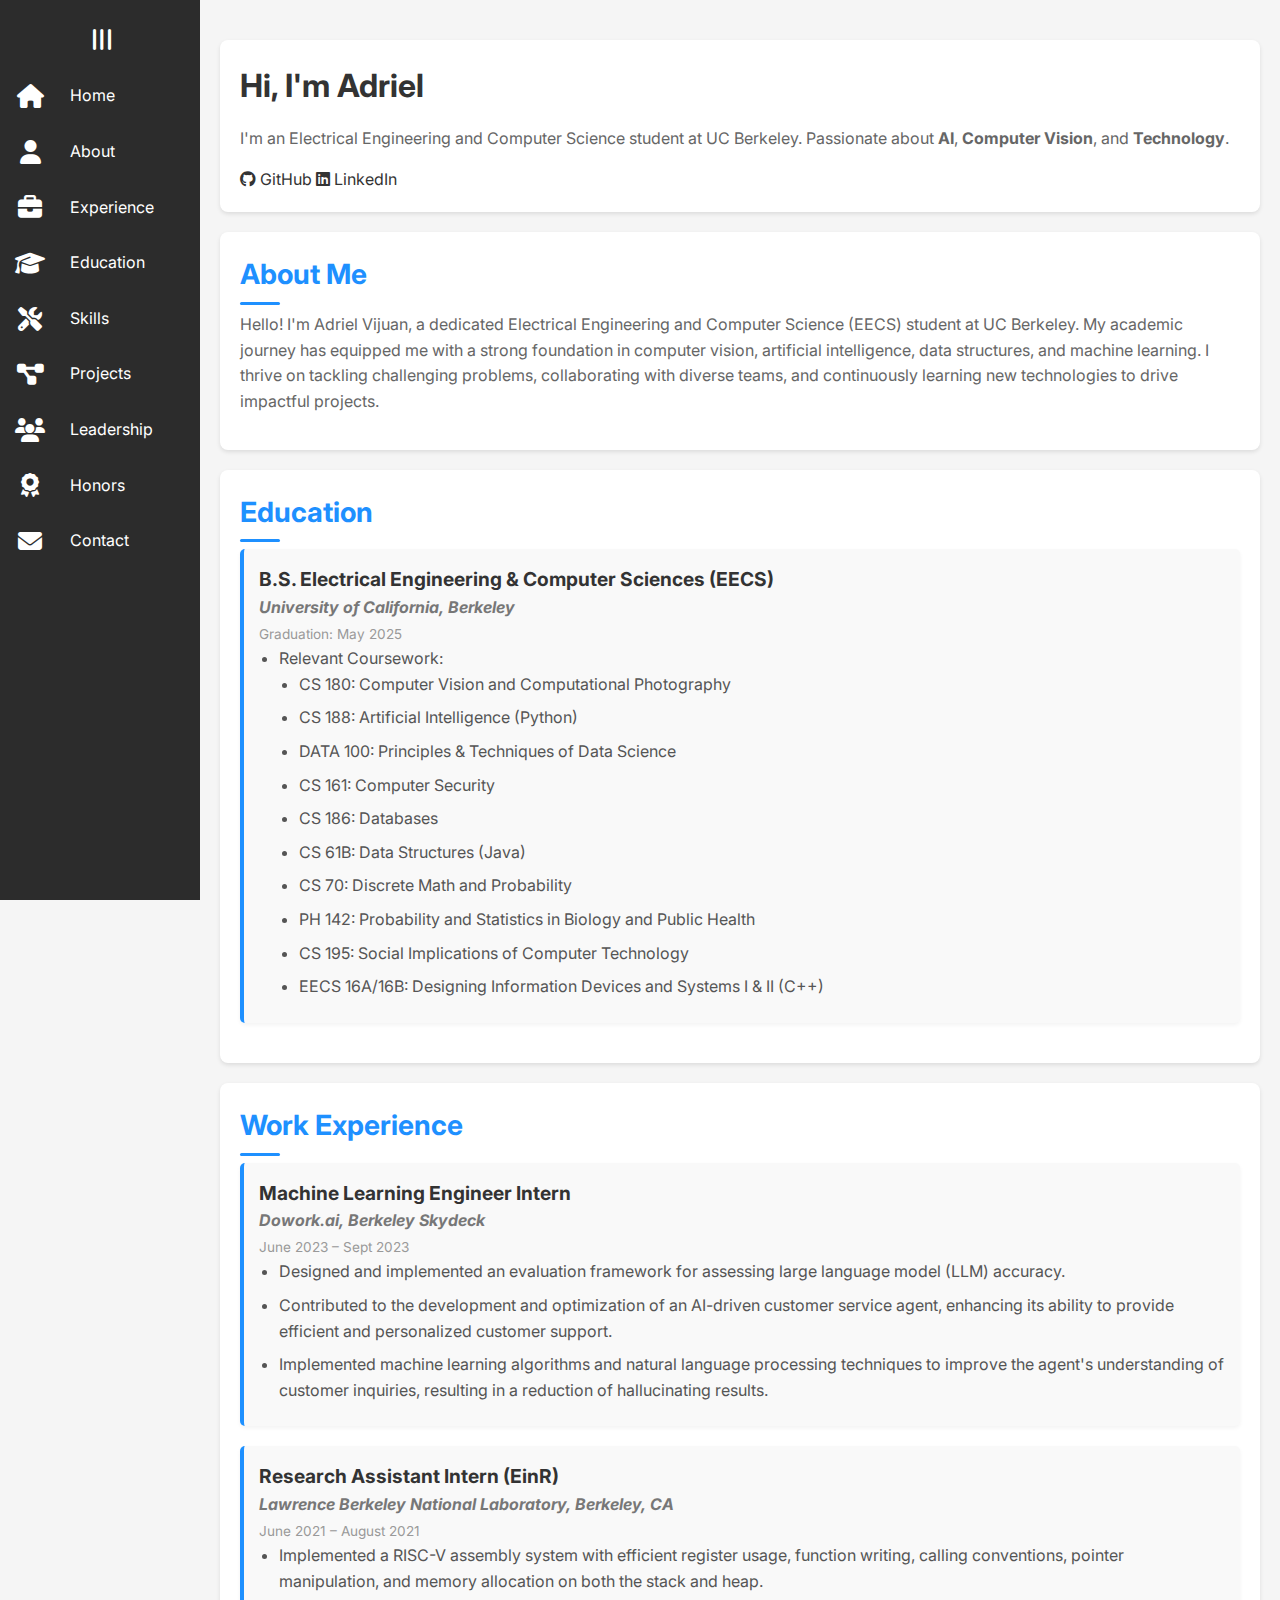
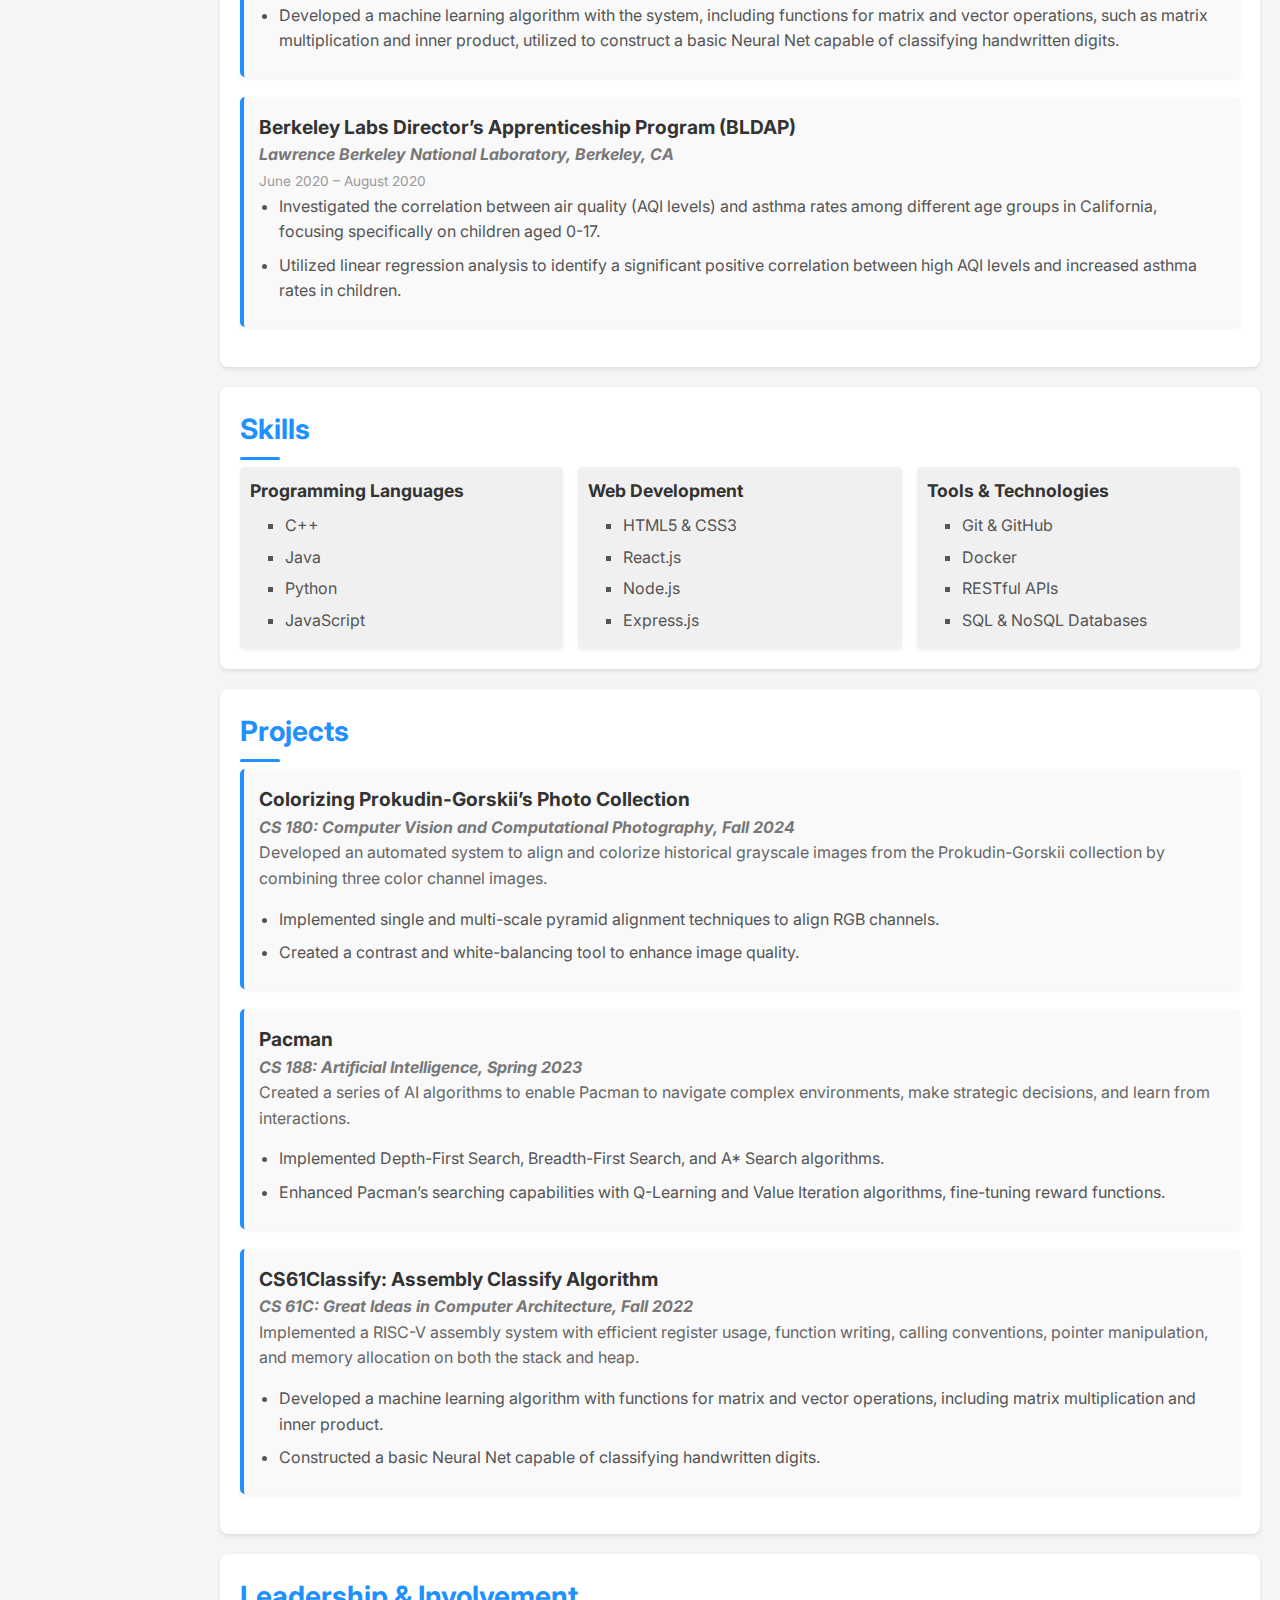
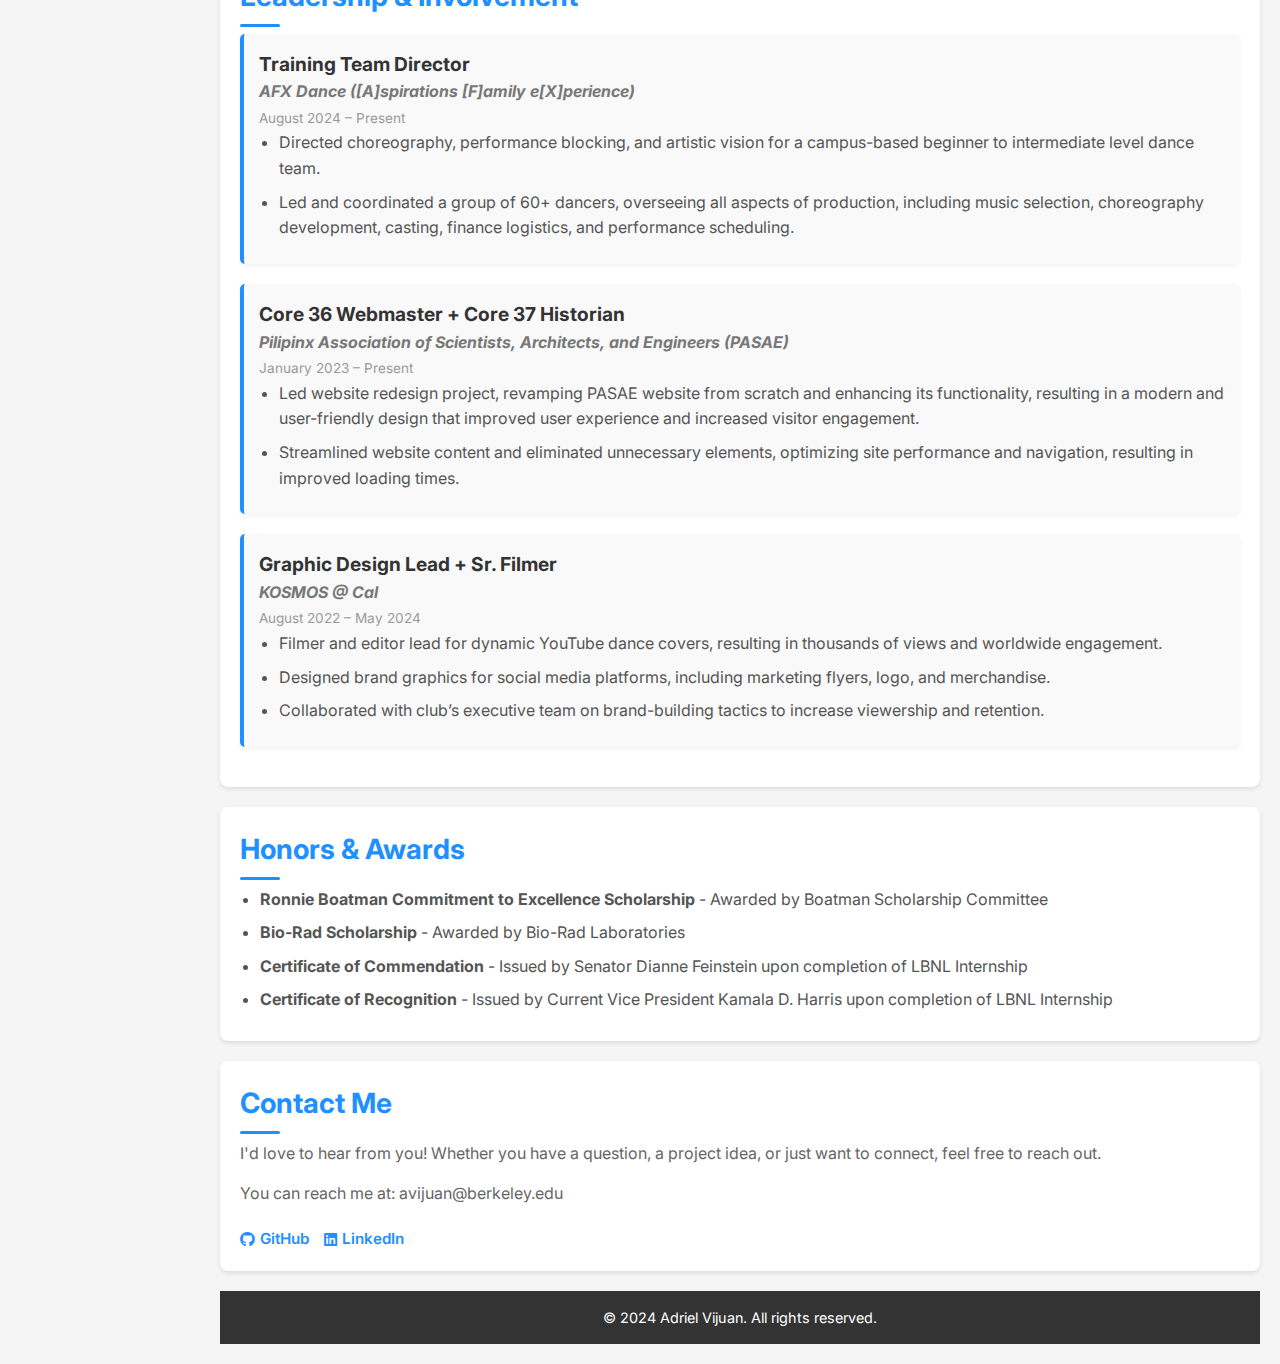
<file: index.html>
<!DOCTYPE html>
<html lang="en">
<head>
    <!-- Meta Tags for SEO and Responsiveness -->
    <meta charset="UTF-8">
    <meta name="viewport" content="width=device-width, initial-scale=1.0">
    <title>Adriel Vijuan - Electrical Engineering and Computer Science</title>
    <meta name="description" content="Adriel Vijuan's personal resume website. Electrical Engineering and Computer Science student at UC Berkeley with experience in machine learning, computer vision, and AI projects.">
    <meta name="keywords" content="Adriel Vijuan, Resume, Electrical Engineering, Computer Science, Machine Learning, Computer Vision, AI, UC Berkeley">
    <meta name="author" content="Adriel Vijuan">
    
    <!-- Google Fonts -->
    <link href="https://fonts.googleapis.com/css2?family=Inter:wght@300;400;600&display=swap" rel="stylesheet">
    
    <!-- Font Awesome for Icons -->
    <link rel="stylesheet" href="https://cdnjs.cloudflare.com/ajax/libs/font-awesome/6.4.0/css/all.min.css">
    
    <!-- Your CSS -->
    <link rel="stylesheet" href="style.css">
</head>
<body>
    <!-- Sidebar -->
    <aside class="sidebar expanded">
        <div class="toggle-btn" id="toggle-btn" aria-label="Toggle Navigation" onclick="toggleSidebar()">
            <i class="fas fa-bars"></i>
        </div>
        <!-- Navigation Links -->
        <nav class="nav">
            <a href="#home">
                <i class="fas fa-home"></i>
                <span class="nav-text">Home</span>
            </a>
            <a href="#about">
                <i class="fas fa-user"></i>
                <span class="nav-text">About</span>
            </a>
            <a href="#experience">
                <i class="fas fa-briefcase"></i>
                <span class="nav-text">Experience</span>
            </a>
            <a href="#education">
                <i class="fas fa-graduation-cap"></i>
                <span class="nav-text">Education</span>
            </a>
            <a href="#skills">
                <i class="fas fa-tools"></i>
                <span class="nav-text">Skills</span>
            </a>
            <a href="#projects">
                <i class="fas fa-project-diagram"></i>
                <span class="nav-text">Projects</span>
            </a>
            <a href="#leadership">
                <i class="fas fa-users"></i>
                <span class="nav-text">Leadership</span>
            </a>
            <a href="#honors">
                <i class="fas fa-award"></i>
                <span class="nav-text">Honors</span>
            </a>
            <a href="#contact">
                <i class="fas fa-envelope"></i>
                <span class="nav-text">Contact</span>
            </a>
        </nav>
    </aside>

    <!-- Main Content Container -->
    <div class="content-container">
        <main class="main-content">
            <!-- Home Section -->
            <section id="home" class="home-section hero">
                <div class="hero-content">
                    <h1>Hi, I'm Adriel</h1>
                    <p>
                        I'm an Electrical Engineering and Computer Science student at UC Berkeley.
                        Passionate about <strong>AI</strong>, <strong>Computer Vision</strong>, and <strong>Technology</strong>.
                    </p>
                    <div class="links">
                        <a href="https://github.com/aviju888" target="_blank"><i class="fab fa-github"></i> GitHub</a>
                        <a href="https://linkedin.com/in/adriel-vijuan" target="_blank"><i class="fab fa-linkedin"></i> LinkedIn</a>
                        <!-- Add more links if necessary -->
                    </div>
                </div>
            </section>

            <!-- About Section -->
            <section id="about" class="about-section">
                <h2>About Me</h2>
                <p>Hello! I'm Adriel Vijuan, a dedicated Electrical Engineering and Computer Science (EECS) student at UC Berkeley. My academic journey has equipped me with a strong foundation in computer vision, artificial intelligence, data structures, and machine learning. I thrive on tackling challenging problems, collaborating with diverse teams, and continuously learning new technologies to drive impactful projects.</p>
            </section>

            <!-- Education Section -->
            <section id="education" class="education-section">
                <h2>Education</h2>
                <div class="education-item">
                    <h3>B.S. Electrical Engineering & Computer Sciences (EECS)</h3>
                    <h4>University of California, Berkeley</h4>
                    <span>Graduation: May 2025</span>
                    <ul>
                        <li>Relevant Coursework:
                            <ul>
                                <li>CS 180: Computer Vision and Computational Photography</li>
                                <li>CS 188: Artificial Intelligence (Python)</li>
                                <li>DATA 100: Principles & Techniques of Data Science</li>
                                <li>CS 161: Computer Security</li>
                                <li>CS 186: Databases</li>
                                <li>CS 61B: Data Structures (Java)</li>
                                <li>CS 70: Discrete Math and Probability</li>
                                <li>PH 142: Probability and Statistics in Biology and Public Health</li>
                                <li>CS 195: Social Implications of Computer Technology</li>
                                <li>EECS 16A/16B: Designing Information Devices and Systems I & II (C++)</li>
                            </ul>
                        </li>
                    </ul>
                </div>
            </section>

            <!-- Experience Section -->
            <section id="experience" class="experience-section">
                <h2>Work Experience</h2>
                <!-- Dowork.ai -->
                <div class="job">
                    <h3>Machine Learning Engineer Intern</h3>
                    <h4>Dowork.ai, Berkeley Skydeck</h4>
                    <span>June 2023 – Sept 2023</span>
                    <ul>
                        <li>Designed and implemented an evaluation framework for assessing large language model (LLM) accuracy.</li>
                        <li>Contributed to the development and optimization of an AI-driven customer service agent, enhancing its ability to provide efficient and personalized customer support.</li>
                        <li>Implemented machine learning algorithms and natural language processing techniques to improve the agent's understanding of customer inquiries, resulting in a reduction of hallucinating results.</li>
                    </ul>
                </div>
                <!-- Lawrence Berkeley National Laboratory - Research Assistant Intern -->
                <div class="job">
                    <h3>Research Assistant Intern (EinR)</h3>
                    <h4>Lawrence Berkeley National Laboratory, Berkeley, CA</h4>
                    <span>June 2021 – August 2021</span>
                    <ul>
                        <li>Implemented a RISC-V assembly system with efficient register usage, function writing, calling conventions, pointer manipulation, and memory allocation on both the stack and heap.</li>
                        <li>Developed a machine learning algorithm with the system, including functions for matrix and vector operations, such as matrix multiplication and inner product, utilized to construct a basic Neural Net capable of classifying handwritten digits.</li>
                    </ul>
                </div>
                <!-- Lawrence Berkeley National Laboratory - BLDAP -->
                <div class="job">
                    <h3>Berkeley Labs Director’s Apprenticeship Program (BLDAP)</h3>
                    <h4>Lawrence Berkeley National Laboratory, Berkeley, CA</h4>
                    <span>June 2020 – August 2020</span>
                    <ul>
                        <li>Investigated the correlation between air quality (AQI levels) and asthma rates among different age groups in California, focusing specifically on children aged 0-17.</li>
                        <li>Utilized linear regression analysis to identify a significant positive correlation between high AQI levels and increased asthma rates in children.</li>
                    </ul>
                </div>
            </section>

            <!-- Skills Section -->
            <section id="skills" class="skills-section">
                <h2>Skills</h2>
                <div class="skills-list">
                    <div class="skill-category">
                        <h3>Programming Languages</h3>
                        <ul>
                            <li>C++</li>
                            <li>Java</li>
                            <li>Python</li>
                            <li>JavaScript</li>
                        </ul>
                    </div>
                    <div class="skill-category">
                        <h3>Web Development</h3>
                        <ul>
                            <li>HTML5 & CSS3</li>
                            <li>React.js</li>
                            <li>Node.js</li>
                            <li>Express.js</li>
                        </ul>
                    </div>
                    <div class="skill-category">
                        <h3>Tools & Technologies</h3>
                        <ul>
                            <li>Git & GitHub</li>
                            <li>Docker</li>
                            <li>RESTful APIs</li>
                            <li>SQL & NoSQL Databases</li>
                        </ul>
                    </div>
                </div>
            </section>

            <!-- Projects Section -->
            <section id="projects" class="projects-section">
                <h2>Projects</h2>
                <!-- Colorizing Prokudin-Gorskii’s Photo Collection -->
                <div class="project">
                    <h3>Colorizing Prokudin-Gorskii’s Photo Collection</h3>
                    <h4>CS 180: Computer Vision and Computational Photography, Fall 2024</h4>
                    <p>Developed an automated system to align and colorize historical grayscale images from the Prokudin-Gorskii collection by combining three color channel images.</p>
                    <ul>
                        <li>Implemented single and multi-scale pyramid alignment techniques to align RGB channels.</li>
                        <li>Created a contrast and white-balancing tool to enhance image quality.</li>
                    </ul>
                </div>
                <!-- Pacman -->
                <div class="project">
                    <h3>Pacman</h3>
                    <h4>CS 188: Artificial Intelligence, Spring 2023</h4>
                    <p>Created a series of AI algorithms to enable Pacman to navigate complex environments, make strategic decisions, and learn from interactions.</p>
                    <ul>
                        <li>Implemented Depth-First Search, Breadth-First Search, and A* Search algorithms.</li>
                        <li>Enhanced Pacman’s searching capabilities with Q-Learning and Value Iteration algorithms, fine-tuning reward functions.</li>
                    </ul>
                </div>
                <!-- CS61Classify: Assembly Classify Algorithm -->
                <div class="project">
                    <h3>CS61Classify: Assembly Classify Algorithm</h3>
                    <h4>CS 61C: Great Ideas in Computer Architecture, Fall 2022</h4>
                    <p>Implemented a RISC-V assembly system with efficient register usage, function writing, calling conventions, pointer manipulation, and memory allocation on both the stack and heap.</p>
                    <ul>
                        <li>Developed a machine learning algorithm with functions for matrix and vector operations, including matrix multiplication and inner product.</li>
                        <li>Constructed a basic Neural Net capable of classifying handwritten digits.</li>
                    </ul>
                </div>
            </section>

            <!-- Leadership Section -->
            <section id="leadership" class="leadership-section">
                <h2>Leadership & Involvement</h2>
                <!-- AFX Dance -->
                <div class="leadership-item">
                    <h3>Training Team Director</h3>
                    <h4>AFX Dance ([A]spirations [F]amily e[X]perience)</h4>
                    <span>August 2024 – Present</span>
                    <ul>
                        <li>Directed choreography, performance blocking, and artistic vision for a campus-based beginner to intermediate level dance team.</li>
                        <li>Led and coordinated a group of 60+ dancers, overseeing all aspects of production, including music selection, choreography development, casting, finance logistics, and performance scheduling.</li>
                    </ul>
                </div>
                <!-- PASAE -->
                <div class="leadership-item">
                    <h3>Core 36 Webmaster + Core 37 Historian</h3>
                    <h4>Pilipinx Association of Scientists, Architects, and Engineers (PASAE)</h4>
                    <span>January 2023 – Present</span>
                    <ul>
                        <li>Led website redesign project, revamping PASAE website from scratch and enhancing its functionality, resulting in a modern and user-friendly design that improved user experience and increased visitor engagement.</li>
                        <li>Streamlined website content and eliminated unnecessary elements, optimizing site performance and navigation, resulting in improved loading times.</li>
                    </ul>
                </div>
                <!-- KOSMOS @ Cal -->
                <div class="leadership-item">
                    <h3>Graphic Design Lead + Sr. Filmer</h3>
                    <h4>KOSMOS @ Cal</h4>
                    <span>August 2022 – May 2024</span>
                    <ul>
                        <li>Filmer and editor lead for dynamic YouTube dance covers, resulting in thousands of views and worldwide engagement.</li>
                        <li>Designed brand graphics for social media platforms, including marketing flyers, logo, and merchandise.</li>
                        <li>Collaborated with club’s executive team on brand-building tactics to increase viewership and retention.</li>
                    </ul>
                </div>
            </section>

            <!-- Honors Section -->
            <section id="honors" class="honors-section">
                <h2>Honors & Awards</h2>
                <ul>
                    <li><strong>Ronnie Boatman Commitment to Excellence Scholarship</strong> - Awarded by Boatman Scholarship Committee</li>
                    <li><strong>Bio-Rad Scholarship</strong> - Awarded by Bio-Rad Laboratories</li>
                    <li><strong>Certificate of Commendation</strong> - Issued by Senator Dianne Feinstein upon completion of LBNL Internship</li>
                    <li><strong>Certificate of Recognition</strong> - Issued by Current Vice President Kamala D. Harris upon completion of LBNL Internship</li>
                </ul>
            </section>

            <!-- Contact Section -->
            <section id="contact" class="contact-section">
                <h2>Contact Me</h2>
                <p>I'd love to hear from you! Whether you have a question, a project idea, or just want to connect, feel free to reach out.</p>
                
                <!-- Email Link -->
                <p>You can reach me at: 
                    <a href="mailto:avijuan@berkeley.edu">avijuan@berkeley.edu</a>
                </p>
                
                <div class="social-links">
                    <a href="https://github.com/aviju888" target="_blank"><i class="fab fa-github"></i> GitHub</a>
                    <a href="https://linkedin.com/in/adriel-vijuan" target="_blank"><i class="fab fa-linkedin"></i> LinkedIn</a>
                    <!-- Add more social links as needed -->
                </div>
            </section>
        </main>

        <!-- Footer -->
        <footer>
            &copy; 2024 Adriel Vijuan. All rights reserved.
        </footer>
    </div>

    <!-- JavaScript for Sidebar Toggle and Scroll Interaction -->
    <script src="script.js"></script>
</body>
</html>
</file>
<file: style.css>
/* Reset basic elements */
* {
    margin: 0;
    padding: 0;
    box-sizing: border-box;
}

body {
    font-family: 'Inter', sans-serif;
    line-height: 1.6;
    color: #333;
    background: #f5f5f5;
    min-height: 100vh;
    display: flex;
    /* Removed flex-direction: row; since it's default for flex */
}

a {
    color: inherit;
    text-decoration: none;
}

/* Sidebar */
.sidebar {
    position: fixed;
    top: 0;
    left: 0;
    height: 100%;
    width: 60px;
    background-color: #2c2c2c;
    transition: width 0.3s;
    overflow: hidden;
    z-index: 1000;
    display: flex;
    flex-direction: column;
    align-items: center;
    padding-top: 20px;
}

.sidebar.expanded {
    width: 200px;
}

.toggle-btn {
    color: #ffffff;
    cursor: pointer;
    font-size: 1.5em;
    transition: transform 0.3s;
    margin-bottom: 10px; /* Padding from the first CSS file */
}

.sidebar.expanded .toggle-btn {
    transform: rotate(90deg);
}

.nav {
    display: flex;
    flex-direction: column;
    width: 100%;
}

.nav a {
    display: flex;
    align-items: center;
    padding: 15px;
    color: #ffffff;
    text-decoration: none;
    transition: background 0.3s, color 0.3s;
    width: 100%;
}

.nav a:hover {
    background-color: #1e90ff;
    color: #ffffff;
}

.nav i {
    font-size: 1.5em;
    width: 30px;
    text-align: center;
}

.sidebar.expanded .nav a {
    justify-content: flex-start;
}

.sidebar.expanded .nav i {
    margin-right: 15px;
}

.nav-text {
    display: none;
    white-space: nowrap;
    margin-left: 10px; /* Padding from the first CSS file */
}

.sidebar.expanded .nav-text {
    display: inline;
}

/* Main Content Container */
.content-container {
    margin-left: 60px;
    padding: 20px;
    max-width: calc(100% - 60px);
    transition: margin-left 0.3s;
    flex: 1;
}

.sidebar.expanded ~ .content-container {
    margin-left: 200px;
    max-width: calc(100% - 200px);
}

/* Sections */
section {
    margin: 20px 0;
    padding: 20px; /* Padding from the first CSS file */
    background: #ffffff;
    border-radius: 8px;
    box-shadow: 0 2px 4px rgba(0,0,0,0.1);
    transition: transform 0.3s, box-shadow 0.3s;
}

section:hover {
    transform: translateY(-2px);
    box-shadow: 0 4px 8px rgba(0,0,0,0.15);
}

section h2 {
    margin-bottom: 15px;
    color: #1e90ff;
    font-size: 1.75em;
    position: relative;
}

section h2::after {
    content: '';
    position: absolute;
    width: 40px;
    height: 3px;
    background: #1e90ff;
    bottom: -8px;
    left: 0;
    border-radius: 2px;
}

h1 {
    font-size: 2em;
    margin-bottom: 15px;
    color: #333;
}

h3, h4 {
    color: #555;
    font-size: 1.1em;
}

p {
    margin-bottom: 15px;
    color: #666;
    line-height: 1.6;
}

/* Experience, Education, Leadership, Projects */
.job, .education-item, .leadership-item, .project {
    margin-bottom: 20px;
    padding: 15px; /* Padding from the second CSS file (same in both) */
    background: #f9f9f9;
    border-left: 4px solid #1e90ff;
    border-radius: 5px;
    box-shadow: 0 2px 4px rgba(0,0,0,0.05);
}

.job h3, .education-item h3, .leadership-item h3, .project h3 {
    color: #333;
    font-size: 1.2em;
}

.job h4, .education-item h4, .leadership-item h4, .project h4 {
    color: #777;
    font-style: italic;
    font-size: 1em;
}

.job span, .education-item span, .leadership-item span {
    color: #999;
    font-size: 0.85em;
}

ul {
    list-style-type: disc;
    margin-left: 20px;
    color: #555;
}

ul li {
    margin-bottom: 8px;
}

/* Skills Section */
.skills-list {
    display: flex;
    flex-wrap: wrap;
    gap: 15px;
}

.skill-category {
    flex: 1;
    min-width: 150px;
    background: #f0f0f0;
    padding: 10px; /* Padding from the second CSS file (same in both) */
    border-radius: 5px;
    box-shadow: 0 2px 4px rgba(0,0,0,0.05);
}

.skill-category h3 {
    color: #333;
    margin-bottom: 8px;
    font-size: 1.1em;
}

.skill-category ul {
    list-style-type: square;
    color: #555;
    padding-left: 15px; /* Padding from the second CSS file (same in both) */
}

.skill-category ul li {
    margin-bottom: 6px;
}

/* Social Links */
.social-links {
    margin-top: 20px;
    display: flex;
    gap: 15px;
    flex-wrap: wrap;
}

.social-links a {
    color: #1e90ff;
    text-decoration: none;
    font-weight: 600;
    transition: color 0.3s;
    display: flex;
    align-items: center;
    font-size: 0.95em;
}

.social-links a i {
    margin-right: 5px;
}

.social-links a:hover {
    color: #104e8b;
}

/* Footer */
footer {
    background: #333;
    color: #fff;
    text-align: center;
    padding: 15px 0; /* Padding from the second CSS file */
    margin-top: 20px;
    width: 100%;
    position: relative;
    font-size: 0.9em;
}

/* Responsive Design */
@media (max-width: 768px) {
    /* Hide sidebar on mobile */
    .sidebar {
        width: 0; /* From the first CSS file */
    }

    .sidebar.expanded {
        width: 200px; /* From the first CSS file */
    }

    .content-container {
        margin-left: 0; /* From the first CSS file */
        padding: 15px; /* From the first CSS file */
        max-width: 100%; /* From the first CSS file */
    }

    .sidebar.expanded ~ .content-container {
        margin-left: 200px; /* From the first CSS file */
        max-width: calc(100% - 200px); /* From the first CSS file */
    }

    .nav-text {
        display: none;
    }

    /* Stack content sections vertically */
    .skills-list {
        flex-direction: column;
    }
}

@media (max-width: 480px) {
    h1 {
        font-size: 1.75em;
    }

    section h2 {
        font-size: 1.5em;
    }

    .social-links {
        gap: 10px;
    }

    footer {
        padding: 10px 0;
        font-size: 0.85em;
    }
}

/* Smooth Scrolling */
html {
    scroll-behavior: smooth;
}
</file>
